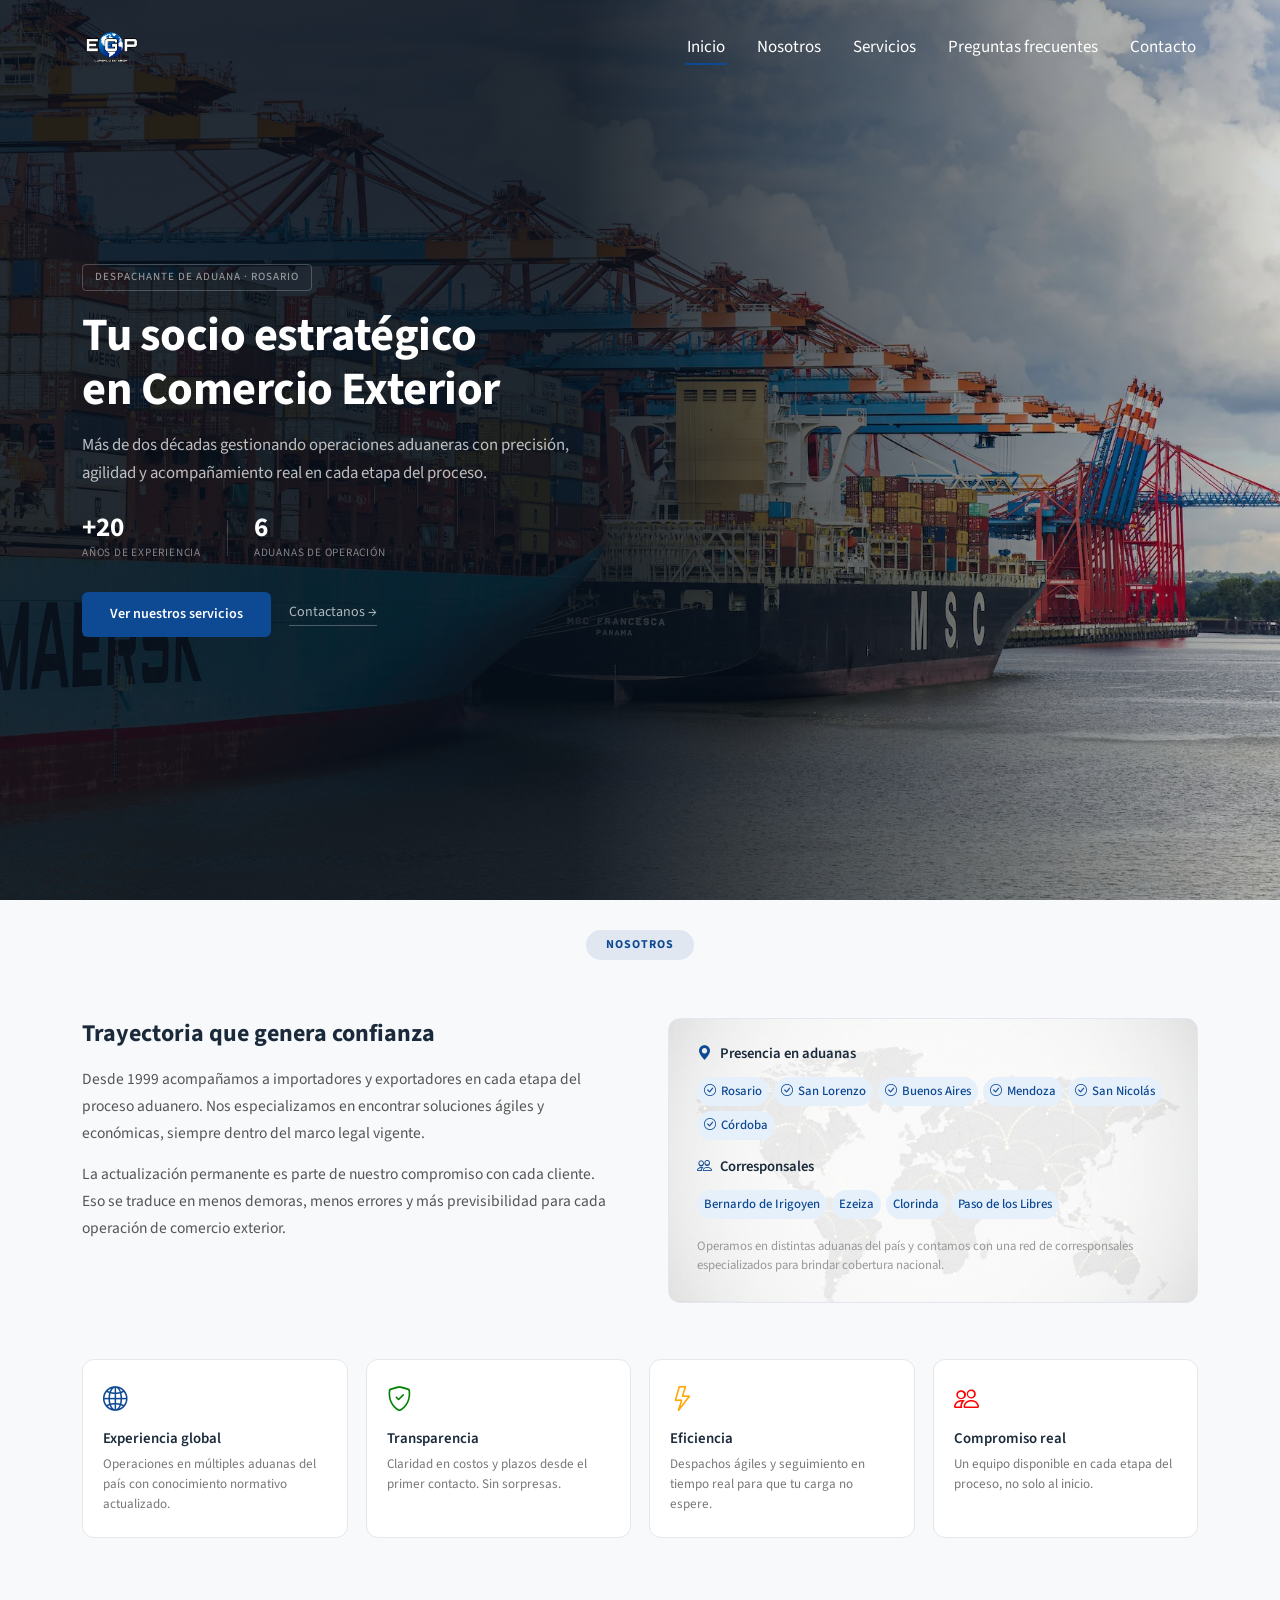
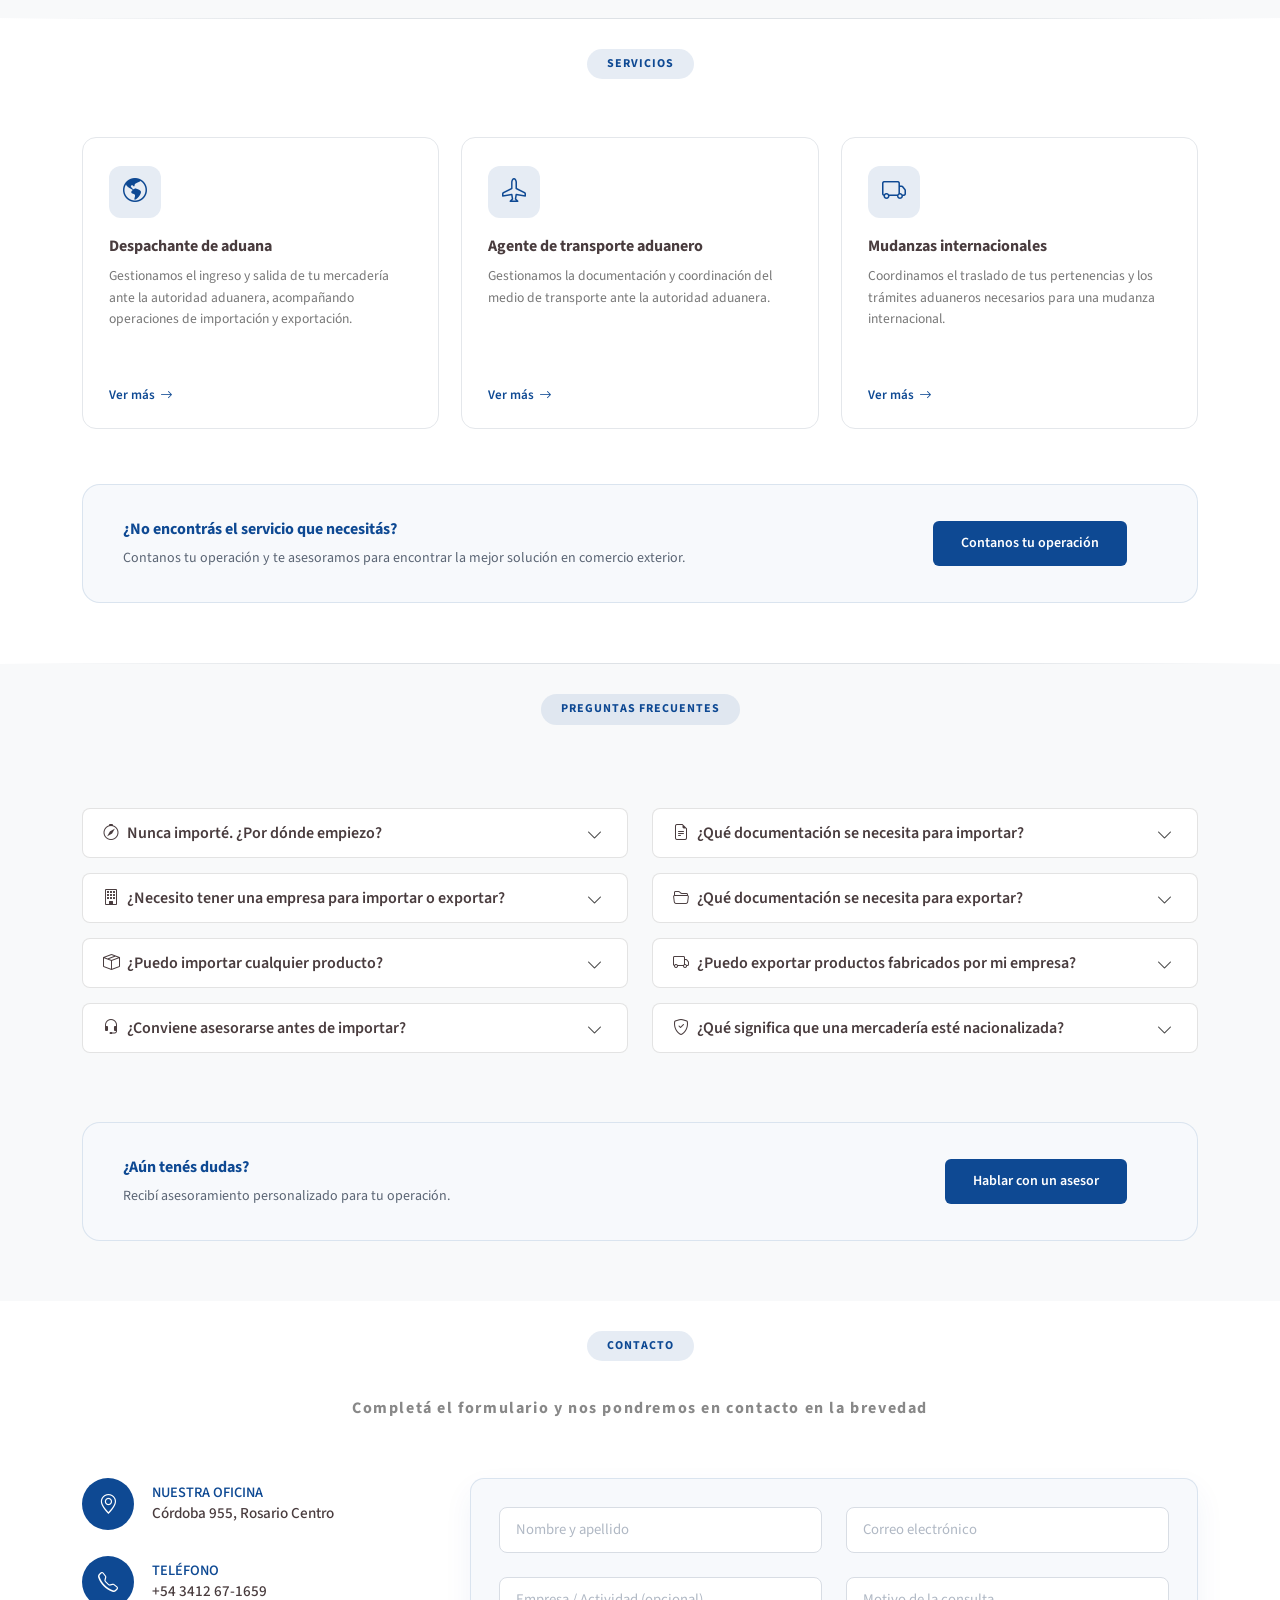
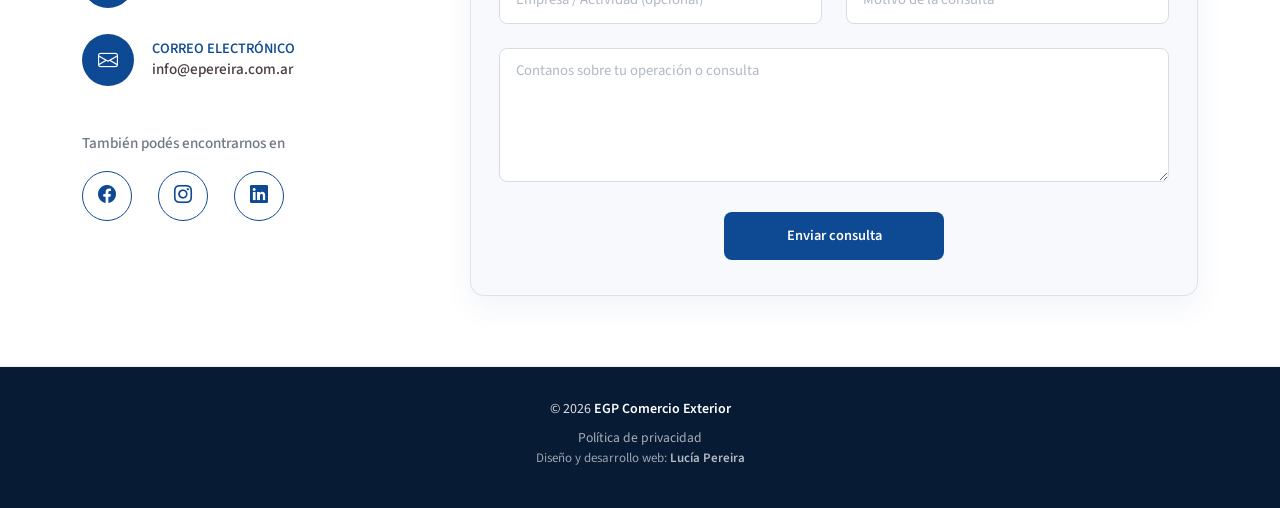
<file: index.html>
<!DOCTYPE html>
<html lang="es">

<head>
  <meta charset="utf-8">
  <meta content="width=device-width, initial-scale=1.0" name="viewport">
  <title>Despachante de Aduana en Rosario | EGP Comercio Exterior</title>
  <meta name="description" content="Despachante de aduana y servicios de comercio exterior en Rosario. Asesoramiento y gestión de importaciones, exportaciones y operaciones aduaneras.">

  <link rel="canonical" href="https://egpcomex.com.ar/">
  
  <link href="assets/img/logosinfondo.png" rel="icon">

  <link href="https://fonts.googleapis.com" rel="preconnect">
  <link href="https://fonts.gstatic.com" rel="preconnect" crossorigin>

  <link href="assets/vendor/bootstrap/css/bootstrap.min.css" rel="stylesheet">
  <link href="assets/vendor/bootstrap-icons/bootstrap-icons.css" rel="stylesheet">
  <link href="assets/vendor/aos/aos.css" rel="stylesheet">
  <link rel="stylesheet" href="assets/css/main.css">

</head>

<body class="index-page">
  <header id="header" class="header d-flex align-items-center fixed-top">
    <div class="container-fluid container-xl position-relative d-flex align-items-center justify-content-between">
      <a href="#inicio"><img src="assets/img/logosinfondo.png" alt="EGP Comercio Exterior" style="max-width: 10%;"></a>
      <nav id="navmenu" class="navmenu ms-auto">
        <ul>
          <li><a href="#inicio" class="active">Inicio</a></li>
          <li><a href="#nosotros">Nosotros</a></li>
          <li><a href="#servicios">Servicios</a></li>
          <li><a href="#preguntas_frecuentes">Preguntas frecuentes</a></li>
          <li><a href="#contacto">Contacto</a></li>
        </ul>
        <i class="mobile-nav-toggle d-xl-none bi bi-list"></i>
      </nav>
    </div>
  </header>

  <main class="main">

    <!-- ── Hero ── -->
    <section id="inicio" class="hero section dark-background">
      <img src="assets/img/buque-comercio-exterior.webp" alt="Buque en una terminal portuaria en el marco del comercio exterior" data-aos="fade-in">
      <div class="hero-overlay"></div>
      <div class="container" data-aos="fade-up" data-aos-delay="100">
        <div id="titulo">
          <span class="hero-tag">Despachante de Aduana · Rosario</span>
          <h1>Tu socio estratégico<br>en Comercio Exterior</h1>
          <p>Más de dos décadas gestionando operaciones aduaneras con precisión, agilidad y acompañamiento real en cada etapa del proceso.</p>
          <div class="hero-stats">
            <div class="hero-stat-item">
              <div class="hero-stat-num">+20</div>
              <div class="hero-stat-lbl">años de experiencia</div>
            </div>
            <div class="hero-stat-div"></div>
            <div class="hero-stat-item">
              <div class="hero-stat-num">6</div>
              <div class="hero-stat-lbl">aduanas de operación</div>
            </div>
          </div>
          <div class="hero-ctas">
            <a href="#servicios" class="btn-hero-primary">Ver nuestros servicios</a>
            <a href="#contacto" class="btn-hero-secondary">Contactanos →</a>
          </div>
        </div>
      </div>
    </section>

    <!-- ── Nosotros ── -->
    <section id="nosotros" class="section">
      <div class="container section-title" data-aos="fade-up">
        <h2>Nosotros</h2>
      </div>

      <div class="container">
        <!-- Bloque principal: texto + presencia -->
        <div class="nosotros-intro">
          <div class="nosotros-texto" data-aos="fade-up" data-aos-delay="100">
            <h3>Trayectoria que genera confianza</h3>
            <p>Desde 1999 acompañamos a importadores y exportadores en cada etapa del proceso aduanero. Nos especializamos en encontrar soluciones ágiles y económicas, siempre dentro del marco legal vigente.</p>
            <p>La actualización permanente es parte de nuestro compromiso con cada cliente. Eso se traduce en menos demoras, menos errores y más previsibilidad para cada operación de comercio exterior.</p>
          </div>

          <div data-aos="fade-up" data-aos-delay="200">
            <div class="presencia-bloque">
              <h3><i class="bi bi-geo-alt-fill me-2" style="color:#0e4993"></i>Presencia en aduanas</h3>
              <div class="aduanas-lista">
                <span class="aduana-tag"><i class="bi bi-check-circle"></i> Rosario</span>
                <span class="aduana-tag"><i class="bi bi-check-circle"></i> San Lorenzo</span>
                <span class="aduana-tag"><i class="bi bi-check-circle"></i> Buenos Aires</span>
                <span class="aduana-tag"><i class="bi bi-check-circle"></i> Mendoza</span>
                <span class="aduana-tag"><i class="bi bi-check-circle"></i> San Nicolás</span>
                <span class="aduana-tag"><i class="bi bi-check-circle"></i> Córdoba</span>
              </div>
              <h3 style="margin-top:16px"><i class="bi bi-people me-2" style="color:#0e4993"></i>Corresponsales</h3>
              <div class="aduanas-lista">
                <span class="aduana-tag aduana-tag-sec">Bernardo de Irigoyen</span>
                <span class="aduana-tag aduana-tag-sec">Ezeiza</span>
                <span class="aduana-tag aduana-tag-sec">Clorinda</span>
                <span class="aduana-tag aduana-tag-sec">Paso de los Libres</span>
              </div>
              <p class="presencia-nota">Operamos en distintas aduanas del país y contamos con una red de corresponsales especializados para brindar cobertura nacional.</p>
            </div>
          </div>
        </div>

        <!-- Valores -->
        <div class="valores-grid">
          <div class="valor-card" data-aos="fade-up" data-aos-delay="100">
            <i class="bi bi-globe2"></i>
            <h5>Experiencia global</h5>
            <p>Operaciones en múltiples aduanas del país con conocimiento normativo actualizado.</p>
          </div>
          <div class="valor-card" data-aos="fade-up" data-aos-delay="200">
            <i class="bi bi-shield-check" style="color: green;"></i>
            <h5>Transparencia</h5>
            <p>Claridad en costos y plazos desde el primer contacto. Sin sorpresas.</p>
          </div>
          <div class="valor-card" data-aos="fade-up" data-aos-delay="300">
            <i class="bi bi-lightning" style="color: orange;" ></i>
            <h5>Eficiencia</h5>
            <p>Despachos ágiles y seguimiento en tiempo real para que tu carga no espere.</p>
          </div>
          <div class="valor-card" data-aos="fade-up" data-aos-delay="400">
            <i class="bi bi-people" style="color:red;"></i>
            <h5>Compromiso real</h5>
            <p>Un equipo disponible en cada etapa del proceso, no solo al inicio.</p>
          </div>
        </div>
      </div>
    </section>

    <div class="section-divider"></div>

    <!-- ── Servicios ── -->
    <section id="servicios" class="services section">
      <div class="container section-title" data-aos="fade-up">
        <h2>Servicios</h2>
      </div>
      <div class="container">
        <div class="services-grid">

          <div class="service-item" data-aos="fade-up" data-aos-delay="100" data-bs-toggle="modal" data-bs-target="#modalDesp">
            <div class="service-icon-wrap">
              <i class="bi bi-globe-americas"></i>
            </div>
            <h3>Despachante de aduana</h3>
            <p>Gestionamos el ingreso y salida de tu mercadería ante la autoridad aduanera, acompañando operaciones de importación y exportación.</p>
            <span class="service-cta">Ver más <i class="bi bi-arrow-right"></i></span>
          </div>

          <div class="service-item" data-aos="fade-up" data-aos-delay="200" data-bs-toggle="modal" data-bs-target="#modalAg">
            <div class="service-icon-wrap">
              <i class="bi bi-airplane"></i>
            </div>
            <h3>Agente de transporte aduanero</h3>
            <p>Gestionamos la documentación y coordinación del medio de transporte ante la autoridad aduanera.</p>
            <span class="service-cta">Ver más <i class="bi bi-arrow-right"></i></span>
          </div>
          <div class="service-item" data-aos="fade-up" data-aos-delay="500" data-bs-toggle="modal" data-bs-target="#modalMud">
            <div class="service-icon-wrap">
              <i class="bi bi-truck"></i>
            </div>
            <h3>Mudanzas internacionales</h3>
            <p>Coordinamos el traslado de tus pertenencias y los trámites aduaneros necesarios para una mudanza internacional.</p>
            <span class="service-cta">Ver más <i class="bi bi-arrow-right"></i></span>
          </div>
        </div>
          <div class="serv-cta">
            <div class="serv-cta-content">
              <h3>¿No encontrás el servicio que necesitás?</h3>
              <p>Contanos tu operación y te asesoramos para encontrar la mejor solución en comercio exterior.</p>
            </div>
            <a href="#contacto" class="btn-hero-primary">Contanos tu operación</a>
          </div>
      </div>
    </section>

    <!-- Modales servicios -->
    <div class="modal fade" id="modalDesp" data-bs-keyboard="false" tabindex="-1" aria-labelledby="modalDespLabel" aria-hidden="true">
      <div class="modal-dialog">
        <div class="modal-content" style="font-family: Inter;">
          <div class="modal-header">
            <h3 class="modal-title fs-5" id="modalDespLabel">Despachante de aduana</h3>
            <button type="button" class="btn-close" data-bs-dismiss="modal" aria-label="Cerrar"></button>
          </div>
          <div class="modal-body">
            Gestionamos y facilitamos el ingreso y salida de tu mercadería, asegurando el cumplimiento de las normas aduaneras y realizando los trámites administrativos, pagos de impuestos y aranceles correspondientes. Actuamos como intermediarios entre tu empresa y la autoridad aduanera.
          </div>
          <div class="modal-footer">
            <button type="button" class="btn btn-primary" data-bs-dismiss="modal">Cerrar</button>
          </div>
        </div>
      </div>
    </div>

    <div class="modal fade" id="modalAg" data-bs-keyboard="false" tabindex="-1" aria-labelledby="modalAgLabel" aria-hidden="true">
      <div class="modal-dialog">
        <div class="modal-content" style="font-family: Inter;">
          <div class="modal-header">
            <h3 class="modal-title fs-5" id="modalAgLabel">Agente de transporte aduanero</h3>
            <button type="button" class="btn-close" data-bs-dismiss="modal" aria-label="Cerrar"></button>
          </div>
          <div class="modal-body">
            Gestionamos la documentación relacionada con el medio de transporte en sí mismo y la carga que transporta. Nos encargamos de la presentación del medio de transporte ante la aduana, la gestión de los manifiestos de carga, y la coordinación de la llegada y salida del vehículo.
          </div>
          <div class="modal-footer">
            <button type="button" class="btn btn-primary" data-bs-dismiss="modal">Cerrar</button>
          </div>
        </div>
      </div>
    </div>
    <div class="modal fade" id="modalMud" data-bs-keyboard="false" tabindex="-1" aria-labelledby="modalMudLabel" aria-hidden="true">
      <div class="modal-dialog">
        <div class="modal-content" style="font-family: Inter;">
          <div class="modal-header">
            <h3 class="modal-title fs-5" id="modalMudLabel">Mudanzas internacionales</h3>
            <button type="button" class="btn-close" data-bs-dismiss="modal" aria-label="Cerrar"></button>
          </div>
          <div class="modal-body">
            Hacemos que su transición sea lo más simple posible. Nos encargamos de todos los detalles, garantizando que sus pertenencias lleguen seguras a su nuevo destino.
          </div>
          <div class="modal-footer">
            <button type="button" class="btn btn-primary" data-bs-dismiss="modal">Cerrar</button>
          </div>
        </div>
      </div>
    </div>

    <div class="section-divider"></div>

    <!-- ── Preguntas frecuentes ── -->
    <section id="preguntas_frecuentes" class="faq section">
      <div class="container section-title" data-aos="fade-up">
        <h2>Preguntas frecuentes</h2>
      </div>
      <div class="container">
        <div class="row justify-content-center">
          <div class="col-lg-6" data-aos="fade-up" data-aos-delay="100">
            <div class="faq-container">
              <div class="faq-item">
                <h3> <i class="bi bi-compass me-2"></i>Nunca importé. ¿Por dónde empiezo?</h3>
                <div class="faq-content">
                  <p>Lo primero es definir qué producto querés importar, desde qué país y verificar si cumple con los requisitos aduaneros y comerciales. Además, debés contar con CUIT, estar inscripto en ARCA y registrado en el Registro de Importadores y Exportadores.</p>
                </div>
                <i class="faq-toggle bi-chevron-down"></i>
              </div>
              <div class="faq-item">
                <h3><i class="bi bi-building me-2"></i>¿Necesito tener una empresa para importar o exportar?</h3>
                <div class="faq-content">
                  <p>No necesariamente. Dependiendo del tipo de operación y de la normativa vigente, tanto personas físicas como empresas pueden realizar operaciones de comercio exterior.</p>
                </div>
                <i class="faq-toggle bi-chevron-down"></i>
              </div>
              <div class="faq-item">
                <h3><i class="bi bi-box-seam me-2"></i>¿Puedo importar cualquier producto?</h3>
                <div class="faq-content">
                  <p>No. Algunos productos requieren autorizaciones, certificaciones o están sujetos a requisitos específicos. Por eso, es importante verificar la normativa aplicable antes de realizar la compra.</p>
                </div>
                <i class="faq-toggle bi-chevron-down"></i>
              </div>
              <div class="faq-item">
                <h3><i class="bi bi-headset me-2"></i>¿Conviene asesorarse antes de importar?</h3>
                <div class="faq-content">
                  <p>Sí. Un análisis previo puede ayudarte a evitar costos inesperados, demoras, inconvenientes documentales y restricciones de importación.</p>
                </div>
                <i class="faq-toggle bi-chevron-down"></i>
              </div>
            </div>
          </div>         
              <!-- preguntas de la 5 a la 8 -->
          <div class="col-lg-6" data-aos="fade-up" data-aos-delay="100">
            <div class="faq-container">
              <div class="faq-item">
                <h3><i class="bi bi-file-earmark-text me-2"></i>¿Qué documentación se necesita para importar?</h3>
                <div class="faq-content">
                  <p>En general, se requiere la factura comercial, la lista de empaque y el documento de transporte. Según el tipo de mercadería, también pueden ser necesarios certificados o permisos adicionales.</p>
                </div>
                <i class="faq-toggle bi-chevron-down"></i>
              </div>
              <div class="faq-item">
                <h3><i class="bi bi-folder2-open me-2"></i>¿Qué documentación se necesita para exportar?</h3>
                <div class="faq-content">
                  <p>Además de la factura comercial, pueden requerirse certificados de origen, documentos de transporte y otra documentación específica según el producto y el país de destino.</p>
                </div>
                <i class="faq-toggle bi-chevron-down"></i>
              </div>
              <div class="faq-item">
                <h3><i class="bi bi-truck me-2"></i>¿Puedo exportar productos fabricados por mi empresa?</h3>
                <div class="faq-content">
                  <p>Sí. Muchas PyMEs comienzan a exportar sus productos. Lo importante es conocer los requisitos del mercado de destino y preparar correctamente la operación.</p>
                </div>
                <i class="faq-toggle bi-chevron-down"></i>
              </div>
              <div class="faq-item">
                <h3><i class="bi bi-shield-check me-2"></i>¿Qué significa que una mercadería esté nacionalizada?</h3>
                <div class="faq-content">
                  <p>Significa que la mercadería cumplió con todos los trámites y requisitos aduaneros necesarios para ingresar legalmente al país y poder comercializarse o utilizarse.</p>
                </div>
                <i class="faq-toggle bi-chevron-down"></i>
              </div>
            </div>
          </div>
        </div>
          <div class="faq-cta">
            <div class="faq-cta-content">
              <h3>¿Aún tenés dudas?</h3>
              <p>Recibí asesoramiento personalizado para tu operación.</p>
            </div>
            <a href="#contacto" class="btn-hero-primary">Hablar con un asesor</a>
          </div>
      </div>
      
    </section>

    <!-- ── Contacto ── -->
    <section id="contacto" class="contact section">
      <div class="container-fluid px-lg-5 section-title" data-aos="fade-up">
        <h2>Contacto</h2>
        <div class="style1">
          <p>Completá el formulario y nos pondremos en contacto en la brevedad</p>
        </div>
      </div>
      <div class="container formulario-info" data-aos="fade-up" data-aos-delay="100">
        <div class="row gy-5 gx-lg-5">
          <div class="col-lg-4 info">
            <div class="info-item d-flex align-items-center" data-aos="fade-up" data-aos-delay="300">
              <i class="bi bi-geo-alt flex-shrink-0"></i>
              <div>
                <h3>Nuestra oficina</h3>
                <p>Córdoba 955, Rosario Centro</p>
              </div>
            </div>
            <div class="info-item d-flex align-items-center" data-aos="fade-up" data-aos-delay="400">
              <i class="bi bi-telephone flex-shrink-0"></i>
              <div>
                <h3>Teléfono</h3>
                <p>+54 3412 67-1659</p>
              </div>
            </div>
            <div class="info-item d-flex align-items-center" data-aos="fade-up" data-aos-delay="500">
              <i class="bi bi-envelope flex-shrink-0"></i>
              <div>
                <h3>Correo electrónico</h3>
                <p>info@epereira.com.ar</p>
              </div>
            </div>
            <div class="social-wrapper mt-5">
              <h3>También podés encontrarnos en</h3>
              <div class="social-links d-flex gap-3 mt-3">
                <a href="https://www.facebook.com/share/1WjYYqizeS/?mibextid=wwXIfr" aria-label="Facebook" target="_blank" rel="noopener noreferrer">
                  <i class="bi bi-facebook"></i>
                </a>
                <a href="https://www.instagram.com/egpcomercioexterior?utm_source=ig_web_button_share_sheet&igsh=ZDNlZDc0MzIxNw==" aria-label="Instagram" target="_blank" rel="noopener noreferrer">
                  <i class="bi bi-instagram"></i>
                </a>
                <a href="https://www.linkedin.com/in/eduardo-pereira-806926a0/" aria-label="LinkedIn" target="_blank" rel="noopener noreferrer" ><i class="bi bi-linkedin"></i></a>
              </div>
            </div>  
          </div>
          
          <div class="col-lg-8 formulario">
            <form action="forms/contact.php" method="post" class="php-email-form" data-aos="fade-up" data-aos-delay="200">
              <div class="row gy-4">
                <div class="col-md-6">
                  <input type="text" name="nombre" class="form-control" placeholder="Nombre y apellido" required>
                </div>
                <div class="col-md-6">
                  <input type="email"  class="form-control" name="email" placeholder="Correo electrónico" autocomplete="email" required>
                </div>
                <div class="col-md-6">
                  <input type="text"  class="form-control" name="empresa" placeholder="Empresa / Actividad (opcional)">
                </div>
                <div class="col-md-6">
                  <input type="text" class="form-control" name="asunto" placeholder="Motivo de la consulta" required>
                </div>
                <div class="col-md-12">
                  <textarea class="form-control" name="mensaje" rows="5" placeholder="Contanos sobre tu operación o consulta" required></textarea>
                </div>
                <div class="col-md-12 text-center">
                  <input type="text" name="website" style="display:none" tabindex="-1" autocomplete="off">
                  <button type="submit">Enviar consulta</button>
                </div>
                <div class="col-md-12">
                  <div class="form-aviso"></div>
                </div>
              </div>
            </form>
          </div>
        </div>
      </div>
    </section>

  </main>

  <footer id="footer" class="footer dark-background">

  <div class="container copyright text-center">

    <p>
      © 2026
      <strong class="sitename">EGP Comercio Exterior</strong>
    </p>

    <a href="politica-privacidad.html"
       class="privacy-link">
      Política de privacidad
    </a>

       <p class="developer-credit" >
       Diseño y desarrollo web: <a href="https://www.linkedin.com/in/luc%C3%ADa-pereira/" aria-label="Linkedin" target="_blank" rel="noopener noreferrer"><strong >Lucía Pereira</strong></a> 
    </p>

  </div>

</footer>

  <a href="https://api.whatsapp.com/send?phone=3412671659" target="_blank" rel="noopener noreferrer" id="wapp" class="whatsapp-btn active d-flex align-items-center justify-content-center">
    <i class="bi bi-whatsapp"></i>
  </a>

  <a href="#" id="scroll-top" class="scroll-top d-flex align-items-center justify-content-center">
    <i class="bi bi-arrow-up-short"></i>
  </a>

  <div id="preloader"></div>

  <script src="assets/vendor/bootstrap/js/bootstrap.bundle.min.js"></script>
  <script src="assets/vendor/aos/aos.js"></script>
  <script src="assets/js/main.js"></script>
  <script src="assets/js/contacto.js"></script>

</body>
</html>
</file>
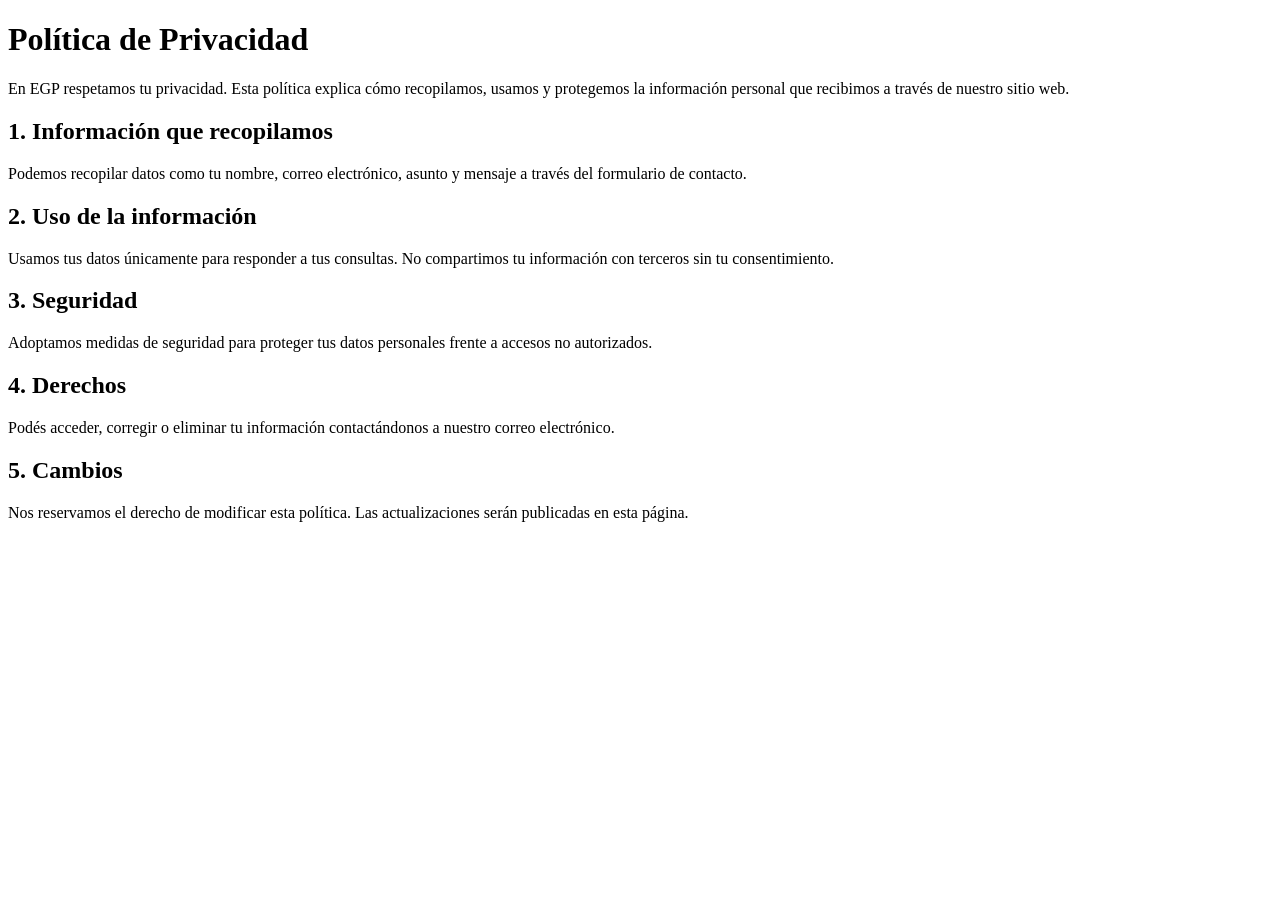
<file: politica-privacidad.html>
<!DOCTYPE html>
<html lang="en">
<head>
    <meta charset="UTF-8">
    <meta name="viewport" content="width=device-width, initial-scale=1.0">
    <title>Document</title>
</head>
<body>
    <h1>Política de Privacidad</h1>
<p>En EGP respetamos tu privacidad. Esta política explica cómo recopilamos, usamos y protegemos la información personal que recibimos a través de nuestro sitio web.</p>

<h2>1. Información que recopilamos</h2>
<p>Podemos recopilar datos como tu nombre, correo electrónico, asunto y mensaje a través del formulario de contacto.</p>

<h2>2. Uso de la información</h2>
<p>Usamos tus datos únicamente para responder a tus consultas. No compartimos tu información con terceros sin tu consentimiento.</p>

<h2>3. Seguridad</h2>
<p>Adoptamos medidas de seguridad para proteger tus datos personales frente a accesos no autorizados.</p>

<h2>4. Derechos</h2>
<p>Podés acceder, corregir o eliminar tu información contactándonos a nuestro correo electrónico.</p>

<h2>5. Cambios</h2>
<p>Nos reservamos el derecho de modificar esta política. Las actualizaciones serán publicadas en esta página.</p>

</body>
</html>
</file>
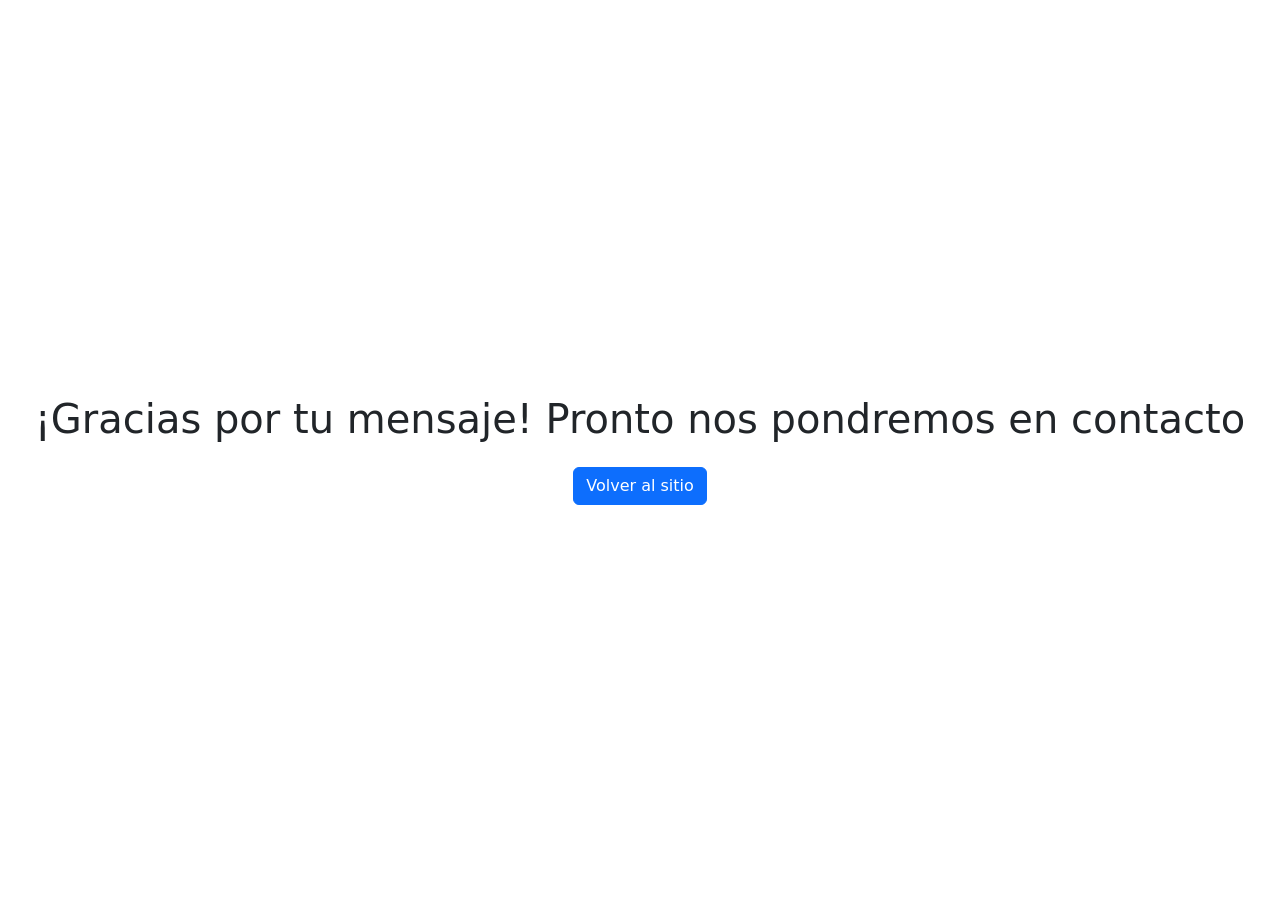
<file: forms/msj_gracias.html>
<!DOCTYPE html>
<html lang="es">
<head>
  <meta charset="UTF-8">
  <title>Gracias</title>
  <link rel="stylesheet" href="https://cdn.jsdelivr.net/npm/bootstrap@5.3.0/dist/css/bootstrap.min.css">
</head>
<body class="d-flex justify-content-center align-items-center vh-100">
  <div class="text-center">
    <h1 class="mb-4">¡Gracias por tu mensaje! Pronto nos pondremos en contacto</h1>
    <a href="../index-egp.html" class="btn btn-primary">Volver al sitio</a>
  </div>
</body>
</html>
</file>
<file: assets/css/main.css>
@import url("https://fonts.googleapis.com/css?family=Source+Sans+Pro:400,400italic,700,900");

/* Fonts */
:root {
  --default-font: "Source Sans Pro", system-ui, -apple-system, "Segoe UI", Roboto, "Helvetica Neue", Arial, "Noto Sans", "Liberation Sans", sans-serif, "Apple Color Emoji", "Segoe UI Emoji", "Segoe UI Symbol", "Noto Color Emoji";
  --heading-font: "Source Sans Pro", "Nunito", sans-serif;
  --nav-font: "Source Sans Pro", "Poppins", sans-serif;
}

/* Global Colors */
:root {
  --background-color: #ffffff;
  --default-color: #444444;
  --heading-color: #493c3e;
  --accent-color: #0e4993;
  --surface-color: #ffffff;
  --contrast-color: #ffffff;
}

/* Nav Menu Colors */
:root {
  --nav-color: #ffffff;
  --nav-hover-color: #0e4993;
  --nav-mobile-background-color: #ffffff;
  --nav-dropdown-background-color: #ffffff;
  --nav-dropdown-color: #444444;
  --nav-dropdown-hover-color: #0e4993;
}

/* Color Presets */

.dark-background {
  --background-color: #060606;
  --default-color: #ffffff;
  --heading-color: #ffffff;
  --surface-color: #252525;
  --contrast-color: #ffffff;
}

/* Smooth scroll */
:root {
  scroll-behavior: smooth;
}

/*--------------------------------------------------------------
# General Styling & Shared Classes
--------------------------------------------------------------*/
body {
  color: var(--default-color);
  background-color: var(--background-color);
  font-family: var(--default-font);
}

a {
  color: var(--accent-color);
  text-decoration: none;
  transition: 0.3s;
}

a:hover {
  color: color-mix(in srgb, var(--accent-color), transparent 25%);
  text-decoration: none;
}

h1, h2, h3, h4, h5, h6 {
  color: var(--heading-color);
  font-family: var(--heading-font);
}

#titulo {
  width: 100%;
  text-align: center;
  position: relative;
  top: 1.5em;
}

#titulo h1 {
  font-weight: 900;
  text-transform: uppercase;
  color: #fff;
  font-size: 2em;
  letter-spacing: 0.25em;
  font-family: 'Montserrat';
}

#titulo p {
  color: rgba(255, 255, 255, 0.5);
  text-transform: uppercase;
  margin: 1.25em 0 0 0;
  display: block;
  letter-spacing: 0.2em;
  font-size: 0.9em;
}

/*--------------------------------------------------------------
# Global Header
--------------------------------------------------------------*/
.header {
  --background-color: rgba(255, 255, 255, 0);
  --default-color: #ffffff;
  --heading-color: #ffffff;
  color: var(--default-color);
  background-color: var(--background-color);
  padding: 20px 0;
  transition: all 0.5s;
  z-index: 997;
}

.scrolled .header {
  box-shadow: 0px 0 18px rgba(0, 0, 0, 0.1);
}

.scrolled .header {
  --background-color: rgba(0, 0, 0, 0.8);
}

/*--------------------------------------------------------------
# Navigation Menu
--------------------------------------------------------------*/
/* Desktop Navigation */
@media (min-width: 1200px) {
  .navmenu {
    padding: 0;
  }

  .navmenu ul {
    margin: 0;
    padding: 0;
    display: flex;
    list-style: none;
    align-items: center;
  }

  .navmenu li {
    position: relative;
  }

  .navmenu > ul > li {
    white-space: nowrap;
    padding: 15px 14px;
  }

  .navmenu > ul > li:last-child {
    padding-right: 0;
  }

  .navmenu a,
  .navmenu a:focus {
    color: var(--nav-color);
    font-size: 17px;
    padding: 0 2px;
    font-family: var(--default-font);
    font-weight: 400;
    display: flex;
    align-items: center;
    justify-content: space-between;
    white-space: nowrap;
    transition: 0.3s;
    position: relative;
  }

  .navmenu a i,
  .navmenu a:focus i {
    font-size: 12px;
    line-height: 0;
    margin-left: 5px;
    transition: 0.3s;
  }

  .navmenu > ul > li > a:before {
    content: "";
    position: absolute;
    height: 2px;
    bottom: -6px;
    left: 0;
    background-color: var(--nav-hover-color);
    visibility: hidden;
    width: 0px;
    transition: all 0.3s ease-in-out 0s;
  }

  .navmenu a:hover:before,
  .navmenu li:hover > a:before,
  .navmenu .active:before {
    visibility: visible;
    width: 100%;
  }

  .navmenu li:hover > a,
  .navmenu .active,
  .navmenu .active:focus {
    color: var(--nav-color);
  }
}

/* Mobile Navigation */
@media (max-width: 1199px) {
  .mobile-nav-toggle {
    color: var(--nav-color);
    font-size: 28px;
    line-height: 0;
    margin-right: 10px;
    cursor: pointer;
    transition: color 0.3s;
  }

  .navmenu {
    padding: 0;
    z-index: 9997;
  }

  .navmenu ul {
    display: none;
    list-style: none;
    position: absolute;
    inset: 60px 20px 20px 20px;
    padding: 10px 0;
    margin: 0;
    border-radius: 6px;
    background-color: var(--nav-mobile-background-color);
    border: 1px solid color-mix(in srgb, var(--default-color), transparent 90%);
    box-shadow: none;
    overflow-y: auto;
    transition: 0.3s;
    z-index: 9998;
  }

  .navmenu a,
  .navmenu a:focus {
    color: var(--nav-dropdown-color);
    padding: 10px 20px;
    font-family: var(--nav-font);
    font-size: 17px;
    font-weight: 500;
    display: flex;
    align-items: center;
    justify-content: space-between;
    white-space: nowrap;
    transition: 0.3s;
  }

  .navmenu a i,
  .navmenu a:focus i {
    font-size: 12px;
    line-height: 0;
    margin-left: 5px;
    width: 30px;
    height: 30px;
    display: flex;
    align-items: center;
    justify-content: center;
    border-radius: 50%;
    transition: 0.3s;
    background-color: color-mix(in srgb, var(--accent-color), transparent 90%);
  }

  .navmenu a i:hover,
  .navmenu a:focus i:hover {
    background-color: var(--accent-color);
    color: var(--contrast-color);
  }

  .navmenu a:hover,
  .navmenu .active,
  .navmenu .active:focus {
    color: var(--nav-dropdown-hover-color);
  }

  .navmenu .active i,
  .navmenu .active:focus i {
    background-color: var(--accent-color);
    color: var(--contrast-color);
    transform: rotate(180deg);
  }


  .mobile-nav-active {
    overflow: hidden;
  }

  .mobile-nav-active .mobile-nav-toggle {
    color: #fff;
    position: absolute;
    font-size: 32px;
    top: 15px;
    right: 15px;
    margin-right: 0;
    z-index: 9999;
  }

  .mobile-nav-active .navmenu {
    position: fixed;
    overflow: hidden;
    inset: 0;
    background: rgba(33, 37, 41, 0.8);
    transition: 0.3s;
  }

  .mobile-nav-active .navmenu > ul {
    display: block;
  }
}

/*--------------------------------------------------------------
# Footer
--------------------------------------------------------------*/

.footer {
  background: #071b35;
  color: rgba(255,255,255,.85);
  font-size: 14px;
}

.footer .copyright {
  padding: 32px 0;
}

.footer .copyright p {
  margin: 0 0 8px;
}

.footer .copyright strong {
  color: #fff;
  font-weight: 600;
}

.footer .privacy-link {
  font-size: .85rem;
  color: rgba(255,255,255,.65);
  text-decoration: none;
  transition: .25s ease;
}

.footer .privacy-link:hover {
  color: #fff;
}

.developer-credit {
  margin-top: 10px;
  margin-bottom: 0;
  font-size: 13px;
  opacity: 0.7;
}

.developer-credit strong {
  font-weight: 500;
}

/*--------------------------------------------------------------
# Preloader
--------------------------------------------------------------*/
#preloader {
  position: fixed;
  inset: 0;
  z-index: 9999;
  overflow: hidden;
  background-color: var(--background-color);
  transition: all 0.6s ease-out;
}

#preloader:before {
  content: "";
  position: fixed;
  top: calc(50% - 30px);
  left: calc(50% - 30px);
  border: 6px solid var(--accent-color);
  border-top-color: color-mix(in srgb, var(--accent-color), transparent 90%);
  border-radius: 50%;
  width: 60px;
  height: 60px;
  animation: animate-preloader 1s linear infinite;
}

@keyframes animate-preloader {
  0% { transform: rotate(0deg); }
  100% { transform: rotate(360deg); }
}

/*--------------------------------------------------------------
# Scroll Top Button
--------------------------------------------------------------*/
.scroll-top {
  position: fixed;
  visibility: hidden;
  opacity: 0;
  right: 15px;
  bottom: -15px;
  z-index: 99999;
  background-color: var(--accent-color);
  width: 44px;
  height: 44px;
  border-radius: 50px;
  transition: all 0.4s cubic-bezier(0.34,1.56,0.64,1);
}

.scroll-top i {
  font-size: 24px;
  color: var(--contrast-color);
  line-height: 0;
}

.scroll-top:hover {
  background-color: color-mix(in srgb, var(--accent-color), transparent 20%);
  color: var(--contrast-color);
  transform: translateY(-3px);
  box-shadow: 0 6px 16px rgba(14,73,147,0.35);
}

.scroll-top.active {
  visibility: visible;
  opacity: 1;
  bottom: 15px;
}

.whatsapp-btn {
  position: fixed;
  visibility: hidden;
  opacity: 0;
  right: 15px;
  bottom: 80px;
  z-index: 99999;
  background-color: #25d366;
  width: 50px;
  height: 50px;
  border-radius: 50%;
  display: flex;
  align-items: center;
  justify-content: center;
  transition: all 0.4s;
  box-shadow: 0px 4px 6px rgba(0, 0, 0, 0.2);
}

.whatsapp-btn i {
  font-size: 24px;
  color: white;
}

.whatsapp-btn:hover {
  background-color: #1ebe5b;
  transform: scale(1.1);
  box-shadow: 0 8px 20px rgba(37,211,102,0.4);
}

.whatsapp-btn.active {
  visibility: visible;
  opacity: 1;
  bottom: 80px;
}

/*--------------------------------------------------------------
# Disable aos animation delay on mobile devices
--------------------------------------------------------------*/
@media screen and (max-width: 768px) {
  [data-aos-delay] {
    transition-delay: 0 !important;
  }
}

/*--------------------------------------------------------------
# Global Sections
--------------------------------------------------------------*/
section,
.section {
  color: var(--default-color);
  background-color: var(--background-color);
  padding: 40px 0;
  scroll-margin-top: 80px;
  overflow: clip;
}

@media (max-width: 1199px) {
  section,
  .section {
    scroll-margin-top: 76px;
  }
}

/*--------------------------------------------------------------
# Global Section Titles
--------------------------------------------------------------*/
.section-title {
  text-align: center;
  margin-bottom: 58px;
  position: relative;

}

.section-title h2 {
  font-size: 12px;
  letter-spacing: 1px;
  font-weight: 700;
  padding: 8px 20px;
  margin: 0;
  background: color-mix(in srgb, var(--accent-color), transparent 90%);
  color: var(--accent-color);
  display: inline-block;
  text-transform: uppercase;
  border-radius: 50px;
  font-family: var(--default-font);
}

.section-title p {
  color: var(--heading-color);
  margin: 10px 0 0 0;
  font-size: 32px;
  font-weight: 700;
  font-family: var(--heading-font);
}

/*--------------------------------------------------------------
# Hero Section
--------------------------------------------------------------*/
.hero {
  width: 100%;
  min-height: 100vh;
  position: relative;
  padding: 80px 0;
  display: flex;
  align-items: center;
  justify-content: center;
  overflow: hidden; 
}

.hero img {
  position: absolute;
  inset: 0;
  display: block;
  width: 100%;
  height: 100%;
  object-fit: cover;
  z-index: 1;
}

.hero:before {
  content: "";
  background: color-mix(in srgb, var(--background-color), transparent 30%);
  position: absolute;
  inset: 0;
  z-index: 2;
}

.hero .container {
  position: relative;
  z-index: 3;
}

.hero h2 {
  margin: 0;
  font-size: 48px;
  font-weight: 700;
}

.hero p {
  margin: 10px 0 0 0;
  font-size: 24px;
  color: var(--heading-color);
}

/*--------------------------------------------------------------
# Services Section
--------------------------------------------------------------*/
.services { padding: 30px 0 60px;
scroll-margin-top: 66px !important; }


.services-grid {
  display: grid;
  grid-template-columns: repeat(3, 1fr);
  gap: 22px;
  margin-top: 20px;
}

.services-grid .service-item:nth-child(4) { grid-column: 1 / 3; }
.services-grid .service-item:nth-child(5) { grid-column: 3 / 4; }

.services .service-item {
  background-color: var(--surface-color);
  border: 1px solid #e4e7eb;
  border-radius: 14px;
  padding: 28px 26px 22px;
  display: flex;
  flex-direction: column;
  align-items: flex-start;
  cursor: pointer;
  position: relative;
  transition: border-color 0.25s ease, transform 0.25s ease, box-shadow 0.25s ease;
  overflow: hidden;
}

.services .service-item::before {
  content: "";
  position: absolute;
  top: 0; left: 0; right: 0;
  height: 3px;
  background: var(--accent-color);
  transform: scaleX(0);
  transform-origin: left;
  transition: transform 0.3s ease;
  border-radius: 14px 14px 0 0;
}

.services .service-item:hover {
  border-color: color-mix(in srgb, var(--accent-color), transparent 60%);
  transform: translateY(-5px);
  box-shadow: 0 12px 36px rgba(14, 73, 147, 0.10);
}

.services .service-item:hover::before { transform: scaleX(1); }

.service-icon-wrap {
  width: 52px;
  height: 52px;
  border-radius: 12px;
  background: color-mix(in srgb, var(--accent-color), transparent 90%);
  display: flex;
  align-items: center;
  justify-content: center;
  margin-bottom: 18px;
  transition: background 0.25s ease;
}

.service-icon-wrap i {
  font-size: 1.5rem;
  color: var(--accent-color);
  transition: color 0.25s ease, transform 0.3s cubic-bezier(0.34, 1.56, 0.64, 1);
}

.services .service-item:hover .service-icon-wrap { background: var(--accent-color); }
.services .service-item:hover .service-icon-wrap i { color: #ffffff; transform: scale(1.15); }

.services .service-item h3 {
  font-family: var(--heading-font);
  font-weight: 700;
  font-size: 1rem;
  color: var(--heading-color);
  margin-bottom: 8px;
  line-height: 1.3;
}

.services .service-item p {
  font-family: var(--default-font);
  font-size: 0.85rem;
  color: #777;
  line-height: 1.6;
  margin: 0 0 16px 0;
  flex-grow: 1;
}

.service-cta {
  display: inline-flex;
  align-items: center;
  gap: 5px;
  font-size: 0.82rem;
  font-weight: 600;
  color: var(--accent-color);
  font-family: var(--default-font);
  transition: gap 0.2s ease;
  margin-top: 40px;
}

.service-cta i {
  font-size: 0.78rem;
  transition: transform 0.2s ease;
}

.services .service-item:hover .service-cta { gap: 8px; }
.services .service-item:hover .service-cta i { transform: translateX(3px); }

@media (max-width: 991px) {
  .services-grid { grid-template-columns: repeat(2, 1fr); }
  .services-grid .service-item:nth-child(4),
  .services-grid .service-item:nth-child(5) { grid-column: auto; }
}

@media (max-width: 575px) {
  .services-grid { grid-template-columns: 1fr; }
}

.serv-cta{
    margin-top:55px;
    padding:35px 40px;

    background:#f7f9fc;

    border:1px solid rgba(14,73,147,.12);

    border-radius:18px;

    display:flex;
    justify-content:space-between;
    align-items:center;
    gap:30px;
    /* border-left:4px solid #0e4993; */
}

.serv-cta h3{

    font-size:16px;
    font-weight:700;
    color:#0e4993;

    margin-bottom:10px;
}

.serv-cta p{
    font-size:14px;
    margin:0;
    max-width:650px;

    color:#5b6574;

    line-height:1.3;
}

.serv-cta .btn-hero-primary{
    white-space:nowrap;
    margin-right: 30px;
    font-size:14px;
}


@media(max-width:992px){

    .serv-cta{
      
        flex-direction:column;
        text-align:center;

        padding:35px 25px;
    }

    .serv-cta .btn-hero-primary{

        width:100%;
        max-width:280px;
    }

}

/*--------------------------------------------------------------
# Faq Section
--------------------------------------------------------------*/
#preguntas_frecuentes{
  background-color: #f8f9fa;
  padding: 30px 0 60px;
  scroll-margin-top: 66px !important;
}

.faq .faq-container{
  margin-top: 25px;
}
  

/* Item FAQ */
.faq .faq-container .faq-item {
  background-color: var(--surface-color);
  position: relative;
  padding: 12px 20px;
  margin-bottom: 15px;
  border: 1px solid color-mix(in srgb, var(--default-color), transparent 85%); /*borde tarjeta azul*/
  border-radius: 8px;
  overflow: hidden;
  cursor: pointer;
  transition:
    border-color 0.3s ease,
    box-shadow 0.3s ease,
    background-color 0.3s ease;
}

.faq .faq-container .faq-item:last-child {
  margin-bottom: 0;
}

/* focus azul tarjeta */
.faq .faq-container .faq-item:hover {
  border-color: color-mix(in srgb, var(--accent-color), transparent 60%);
  box-shadow: 0 4px 16px rgba(14, 73, 147, 0.08); 
}

/* Pregunta */
.faq .faq-container .faq-item h3 {
  font-family: var(--default-font);
  font-weight: 600;
  font-size: 16px;
  line-height: 24px;
  margin: 0 40px 0 0;
  display: flex;
  align-items: center;
  transition: color 0.3s ease;
}

/* titulo pregunta */
.faq .faq-container .faq-item h3:hover {
  color: var(--accent-color); 
}


/* Respuesta */
.faq .faq-container .faq-content {
  display: grid;
  grid-template-rows: 0fr;
  overflow: hidden;
  visibility: hidden;
  opacity: 0;
  transition:
    grid-template-rows 0.35s ease,
    opacity 0.25s ease,
    visibility 0.25s ease;
}

.faq .faq-container .faq-content p {
  margin: 0;
  overflow: hidden;
  font-family: var(--default-font);
  font-size: 15px;
  line-height: 1.7;
  color: rgb(45, 45, 45);
}

/* Icono */
.faq .faq-container .faq-item .faq-toggle {
  position: absolute;
  top: 18px;
  right: 24px;
  font-size: 16px;
  line-height: 0;
  cursor: pointer;
  transition:
    transform 0.35s cubic-bezier(0.4, 0, 0.2, 1),
    color 0.3s ease;
}

.faq .faq-container .faq-item .faq-toggle:hover {
  color: var(--accent-color);
}

/* Estado abierto */
.faq .faq-container .faq-active {
  background-color: rgba(14, 73, 147, 0.04);
  border-color: color-mix(in srgb, var(--accent-color), transparent 80%);
}

.faq .faq-container .faq-active::before {
  content: "";
  position: absolute;
  left: 0;
  top: 0;
  width: 4px;
  height: 100%;
  background: var(--accent-color);
}

.faq .faq-container .faq-active h3 {
  color: var(--accent-color);
}

.faq .faq-container .faq-active .faq-content {
  grid-template-rows: 1fr;
  visibility: visible;
  opacity: 1;
  padding-top: 14px;
}

.faq .faq-container .faq-active .faq-toggle {
  transform: rotate(180deg);
  color: var(--accent-color);
  
}


.faq-cta{
    margin-top:69px;
    padding:35px 40px;

    background:#f7f9fc;

    border:1px solid rgba(14,73,147,.12);

    border-radius:18px;

    display:flex;
    justify-content:space-between;
    align-items:center;
    gap:30px;
    /* border-left:4px solid #0e4993; */
}

.faq-cta h3{

    font-size:16px;
    font-weight:700;
    color:#0e4993;

    margin-bottom:10px;
}

.faq-cta p{
    font-size:14px;
    margin:0;
    max-width:650px;

    color:#5b6574;

    line-height:1.3;
}

.faq-cta .btn-hero-primary{
    white-space:nowrap;
    margin-right: 30px;
    font-size:14px;
}

@media(max-width:992px){

    .faq-cta{

        flex-direction:column;
        text-align:center;

        padding:35px 25px;
    }

    .faq-cta .btn-hero-primary{

        width:100%;
        max-width:280px;
    }

}


/*--------------------------------------------------------------
# Contact Section
--------------------------------------------------------------*/
.contact {
  padding: 30px 0 50px;
  scroll-margin-top: 66px !important;
  border-bottom: 1px solid #edf1f5;
}

/* Encabezado */
.style1 {
  margin-top: 35px;
  text-align: center;
}
.style1 p {
  font-size: 1em;
  color: #888;
  letter-spacing: 0.1em;
  text-transform: none;
  margin: 1.25em 0 0 0;
  display: block;
}

/*--------------------------------------------------------------
# Información de contacto
--------------------------------------------------------------*/

.contact .info-item + .info-item {
  margin-top: 26px;
}

.contact .info-item i {
  color: var(--contrast-color);
  background: var(--accent-color);
  width: 52px;
  height: 52px;
  font-size: 20px;
  display: flex;
  justify-content: center;
  align-items: center;
  border-radius: 50%;
  flex-shrink: 0;
  margin-right: 18px;
  transition: transform .3s cubic-bezier(.34,1.56,.64,1),
              box-shadow .3s ease;
}

.contact .info-item p {
  margin: 0;
  font-family: var(--default-font);
  font-size: .95rem;
  color: var(--heading-color);
  font-weight: 500;
}

.contact .info-item h3 {
  margin: 0;
  font-family: var(--default-font);
  font-size: .9rem;
  color: var(--accent-color);
  font-weight: 550;
  text-transform: uppercase;
}

/* Contenedor */

.contact .formulario-info {
  margin-bottom: 20px;
}

.contact .formulario-info .row {
  align-items: stretch;
}

/*--------------------------------------------------------------
# Formulario
--------------------------------------------------------------*/
.contact .php-email-form {
  height: 100%;
  background: #f7f9fc;
  border: 1px solid rgba(14,73,147,.12);
  border-radius: 14px;
  padding: 28px;
  padding-bottom: 11px;
  box-shadow: 0 12px 30px rgba(14,73,147,.06);
}

.contact .php-email-form input[type=text],
.contact .php-email-form input[type=email],
.contact .php-email-form textarea {
  font-family: var(--default-font);
  font-size: .92rem;
  padding: 11px 16px;
  border-radius: 8px;
  color: var(--default-color);
  background: #fff;
  border: 1px solid #d8dde4;
  box-shadow: none;
  transition: border-color .2s ease,
              box-shadow .2s ease;
}

.contact .php-email-form input[type=text]:focus,
.contact .php-email-form input[type=email]:focus,
.contact .php-email-form textarea:focus {
  border-color: var(--accent-color);
  box-shadow: 0 0 0 3px color-mix(in srgb, var(--accent-color), transparent 85%);
  outline: none;
}

.contact .php-email-form input::placeholder,
.contact .php-email-form textarea::placeholder {
  color: #b0b8c4;
}

.contact .php-email-form textarea {
  resize: vertical;
  min-height: 100px;
}

.contact .php-email-form button[type=submit] {
  font-family: var(--default-font);
  font-size: .9rem;
  font-weight: 600;
  color: var(--contrast-color);
  background: var(--accent-color);
  border: 0;
  border-radius: 8px;
  padding: 13px 36px;
  min-width: 220px;
  margin-top: 6px;
  cursor: pointer;
  transition: background .25s ease,
              transform .2s ease,
              box-shadow .3s ease;
}

.contact .php-email-form button[type=submit]:hover {
  background: color-mix(in srgb, var(--accent-color), #000 12%);
  transform: translateY(-2px);
  box-shadow: 0 6px 20px rgba(14,73,147,.35);
}

.contact .php-email-form button[type=submit]:active {
  transform: translateY(0);
}

/*--------------------------------------------------------------
# Redes sociales
--------------------------------------------------------------*/

.contact .social-wrapper {
  margin-top: 55px;
}

.contact .social-wrapper h3 {
  margin: 0 0 18px;
  font-family: var(--default-font);
  font-size: .95rem;
  font-weight: 500;
  color: #6f7782;
}

.contact .social-links a {
  display: flex;
  justify-content: center;
  align-items: center;
  width: 50px;
  height: 50px;
  border-radius: 50%;
  border: 1px solid var(--accent-color);
  color: var(--accent-color);
  font-size: 18px;
  margin-right: 10px;
  transition:
    color .3s ease,
    border-color .3s ease,
    transform .3s cubic-bezier(.34,1.56,.64,1),
    box-shadow .3s ease;
}

.contact .social-links a:hover {
  color: var(--accent-color);
  border-color: var(--accent-color);
  transform: scale(1.15);
  box-shadow: 0 0 0 6px color-mix(in srgb, var(--accent-color), transparent 85%);
}

/*--------------------------------------------------------------
# Responsive
--------------------------------------------------------------*/

@media (max-width: 991.98px) {

  .contact .info {
    margin-top: 20px;
    margin-bottom: 40px;
    padding-right: 0;
  }

  .contact .formulario {
    padding-left: 0;
    margin-top: 0;
  }

}

/*--------------------------------------------------------------
# Global tweaks
--------------------------------------------------------------*/
html { scroll-behavior: smooth; }
section, .section { scroll-snap-align: start; }

.header { transition: background-color 0.4s ease, box-shadow 0.4s ease, padding 0.3s ease; }
.scrolled .header { padding: 6px 0; box-shadow: 0 4px 20px rgba(0,0,0,0.15); }
.navmenu > ul > li > a::before { height: 2px; bottom: -4px; border-radius: 2px; transition: width 0.35s cubic-bezier(0.4,0,0.2,1); }

@media (max-width: 768px) {
  section, .section { padding: 32px 0; }
}

/*--------------------------------------------------------------
# HERO MEJORADO (index-page)
--------------------------------------------------------------*/
.index-page .hero::before {
  background: linear-gradient(
    90deg,
    rgba(6, 15, 26, 0.88) 45%,
    rgba(6, 15, 26, 0.15) 100%
  );
}

.index-page #titulo {
  width: 100%;
  max-width: 640px;
  text-align: left;
  top: 0;
}

.index-page #titulo h1 {
  font-family: var(--heading-font);
  font-size: clamp(1.9rem, 3.8vw, 2.9rem);
  font-weight: 700;
  text-transform: none;
  letter-spacing: -0.01em;
  line-height: 1.18;
  color: #ffffff;
  display: block;
  margin-bottom: 14px;
}


.index-page #titulo h1::after { display: none; }

.index-page #titulo p {
  font-family: var(--default-font);
  font-size: 1.05rem;
  color: rgba(255, 255, 255, 0.72);
  text-transform: none;
  letter-spacing: 0;
  line-height: 1.65;
  margin: 0 0 26px 0;
  max-width: 520px;
}

.index-page .hero-tag {
  display: inline-block;
  font-size: 11px;
  font-weight: 500;
  letter-spacing: 0.09em;
  text-transform: uppercase;
  color: rgba(255, 255, 255, 0.52);
  border: 0.5px solid rgba(255, 255, 255, 0.22);
  padding: 4px 12px;
  border-radius: 4px;
  margin-bottom: 18px;
  font-family: var(--default-font);
}

.hero-stats {
  display: flex;
  gap: 26px;
  margin-bottom: 30px;
  flex-wrap: wrap;
  align-items: center;
}

.hero-stat-item { text-align: left; }

.hero-stat-num {
  font-size: 1.7rem;
  font-weight: 700;
  color: #ffffff;
  line-height: 1;
  font-family: var(--heading-font);
}

.hero-stat-lbl {
  font-size: 0.70rem;
  color: rgba(255, 255, 255, 0.48);
  margin-top: 4px;
  text-transform: uppercase;
  letter-spacing: 0.07em;
  font-family: var(--default-font);
}

.hero-stat-div {
  width: 1px;
  height: 36px;
  background: rgba(255, 255, 255, 0.16);
  flex-shrink: 0;
}

.hero-ctas {
  display: flex;
  gap: 18px;
  align-items: center;
  flex-wrap: wrap;
}

.btn-hero-primary {
  background: #0e4993;
  color: #ffffff !important;
  padding: 12px 28px;
  border-radius: 6px;
  font-size: 0.88rem;
  font-weight: 600;
  text-decoration: none !important;
  transition: background 0.25s ease;
  white-space: nowrap;
  font-family: var(--default-font);
  border: none;
}

.btn-hero-primary:hover {
  background: #0d386c;
  color: #ffffff !important;
}

.btn-hero-secondary {
  color: rgba(255, 255, 255, 0.68) !important;
  font-size: 0.88rem;
  text-decoration: none !important;
  border-bottom: 1px solid rgba(255, 255, 255, 0.28);
  padding-bottom: 2px;
  transition: color 0.2s, border-color 0.2s;
  white-space: nowrap;
  font-family: var(--default-font);
}

.btn-hero-secondary:hover {
  color: #ffffff !important;
  border-color: rgba(255, 255, 255, 0.65);
}

/*--------------------------------------------------------------
# SECCIÓN NOSOTROS
--------------------------------------------------------------*/
#nosotros {
  background-color: #f8f9fa;
  padding: 30px 0 80px;
}

.nosotros-intro {
  display: grid;
  grid-template-columns: 1fr 1fr;
  gap: 56px;
  align-items: start;
  margin-bottom: 56px;
}

.nosotros-texto h3 {
  font-size: 1.5rem;
  font-weight: 700;
  color: #1a2a3a;
  margin-bottom: 16px;
  line-height: 1.3;
  font-family: var(--heading-font);
}

.nosotros-texto p {
  font-family: var(--default-font);
  color: #555555;
  line-height: 1.75;
  margin-bottom: 14px;
  font-size: 0.97rem;
  margin-left: 0;
}

/* Corregir el punto de frenado del scroll para la sección Nosotros */
#nosotros {
  scroll-margin-top: 66px !important;
}

.presencia-bloque{
    position: relative;
    overflow: hidden;
    border-radius: 12px;
    border-radius: 12px; 
    padding: 26px 28px; 
    border: 1px solid #e4e7eb;
}

.presencia-bloque::before{
    content: "";
    position: absolute;
    inset: 0;

    background:
        linear-gradient(
            rgba(255,255,255,0.4),
            rgba(255,255,255,0.4)
        ),
        url('../img/global.webp');

    background-size: cover;
    background-position: center;
    background-repeat: no-repeat;

    z-index: 1;
}

.presencia-bloque > *{
    position: relative;
    z-index: 2;
}

.presencia-bloque h3 {
  font-size: 0.92rem;
  font-weight: 600;
  color: #1a2a3a;
  margin-bottom: 14px;
  font-family: var(--default-font);
}

.aduanas-lista {
  display: flex;
  flex-wrap: wrap;
  gap: 5px;
  margin-bottom: 18px;
}

.aduana-tag {
  display: inline-flex;
  align-items: center;
  gap: 5px;
  background: #e6f0fa;
  color: #0e4993;
  font-size: 0.80rem;
  font-weight: 500;
  padding: 5px 7px;
  border-radius: 20px;
  font-family: var(--default-font);
}

.aduana-tag i { font-size: 0.75rem; }

.presencia-nota {
  font-size: 0.80rem;
  color: #999999;
  margin: 0;
  font-family: var(--default-font);
}

.valores-grid {
  display: grid;
  grid-template-columns: repeat(4, 1fr);
  gap: 18px;
}

.valor-card {
  background: #ffffff;
  border: 1px solid #e4e7eb;
  border-radius: 12px;
  padding: 22px 20px;
  transition: border-color 0.25s ease, transform 0.25s ease;
}

.valor-card:hover {
  border-color: #0e4993;
  transform: translateY(-4px);
}

.valor-card i {
  font-size: 1.55rem;
  color: #0e4993;
  margin-bottom: 11px;
  display: block;
}

.valor-card h5 {
  font-size: 0.93rem;
  font-weight: 600;
  color: #1a2a3a;
  margin-bottom: 6px;
  font-family: var(--default-font);
}

.valor-card p {
  font-size: 0.82rem;
  color: #777777;
  margin: 0;
  line-height: 1.55;
  font-family: var(--default-font);
  margin-left: 0;
}

.section-divider {
  height: 1px;
  background: linear-gradient(
    90deg,
    transparent 0%,
    #dee2e6 25%,
    #dee2e6 75%,
    transparent 100%
  );
  margin: 0;
}

@media (max-width: 991px) {
  .nosotros-intro { grid-template-columns: 1fr; gap: 32px; }
  .valores-grid { grid-template-columns: repeat(2, 1fr); }
}

@media (max-width: 575px) {
  .index-page #titulo { text-align: left; }
  .hero-stats { gap: 14px; }
  .valores-grid { grid-template-columns: 1fr; }
}

.form-aviso {
  display: none;
  padding: 12px 16px;
  border-radius: 6px;
  font-size: 0.95rem;
  margin-top: 8px;
}
.form-aviso.exito {
  display: block;
  background: #d1fae5;
  color: #065f46;
  border: 1px solid #6ee7b7;
}
.form-aviso.error {
  display: block;
  background: #fee2e2;
  color: #991b1b;
  border: 1px solid #fca5a5;
}

/* ── Formulario de contacto — aviso ── */
.form-aviso { display: none; padding: 12px 16px; border-radius: 6px; font-size: 0.95rem; margin-top: 8px; }
.form-aviso.exito { display: block; background: #d1fae5; color: #065f46; border: 1px solid #6ee7b7; }
.form-aviso.error { display: block; background: #fee2e2; color: #991b1b; border: 1px solid #fca5a5; }
</file>
